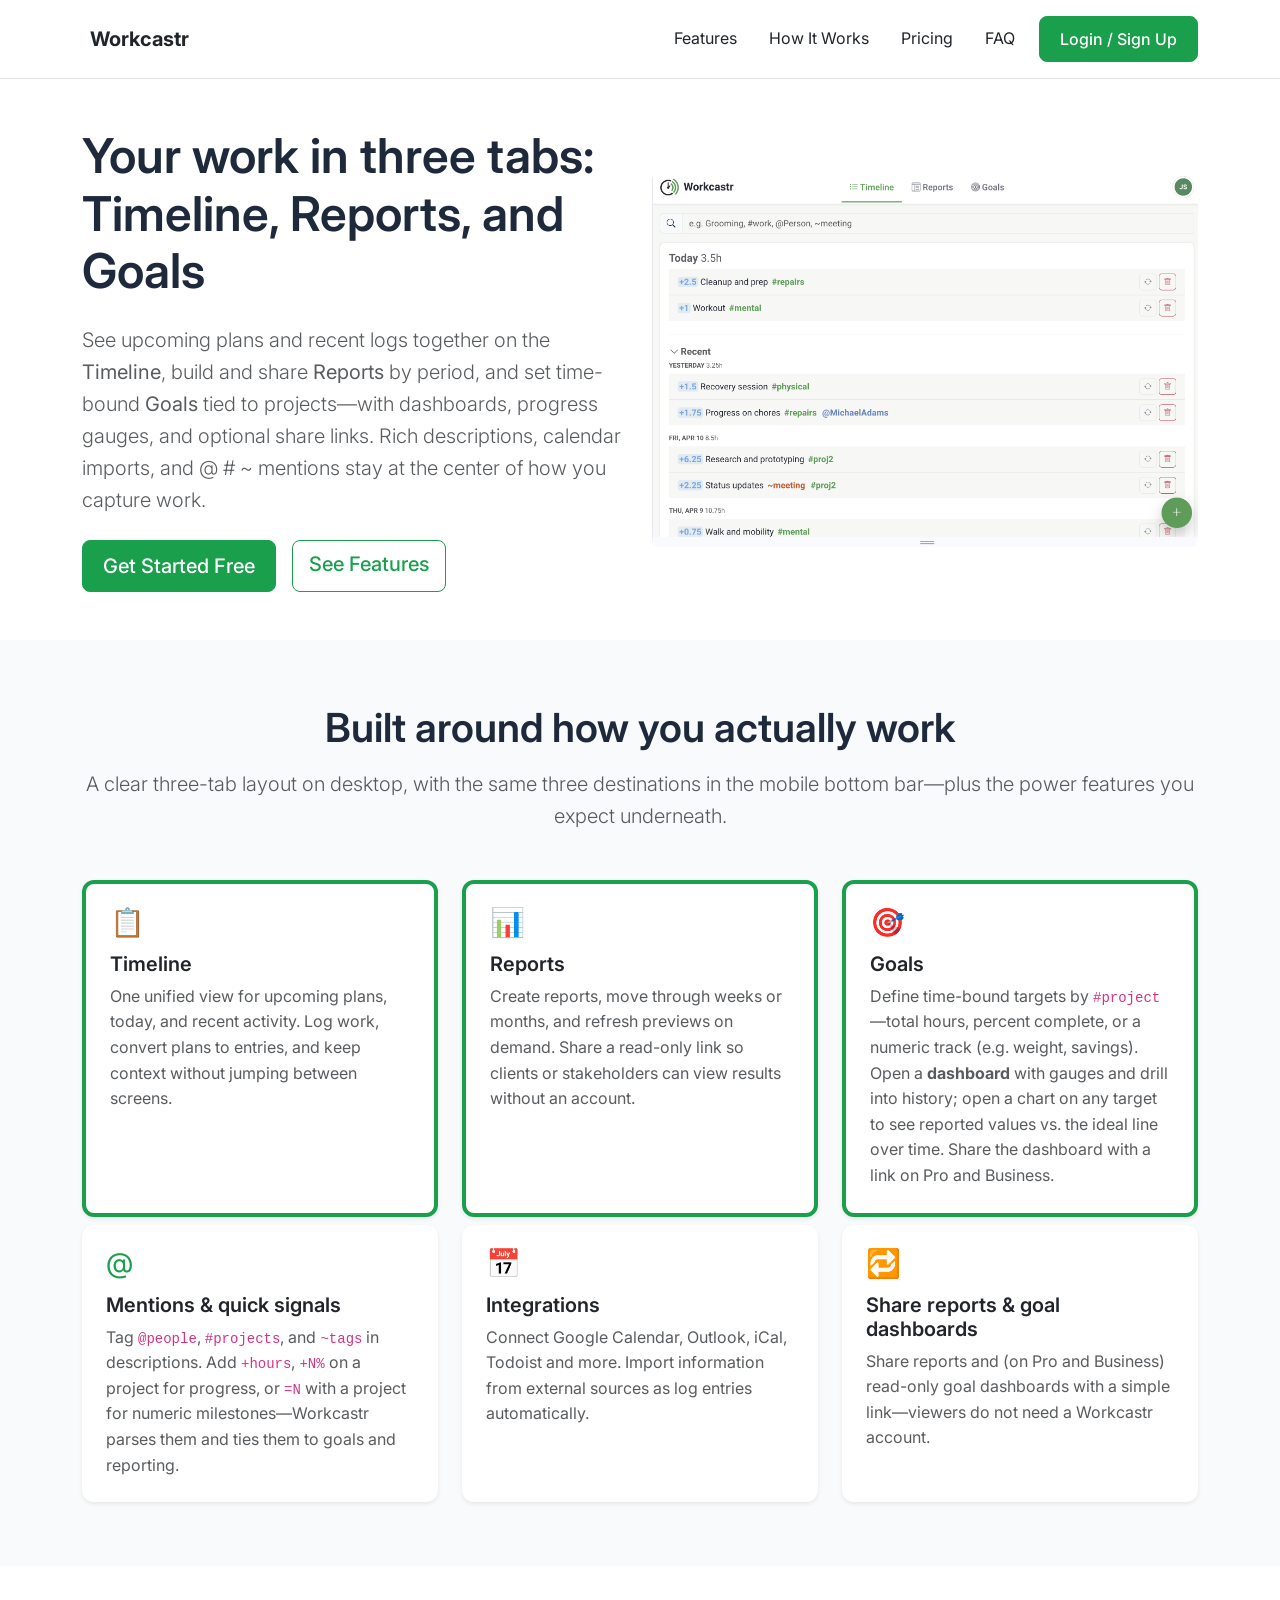
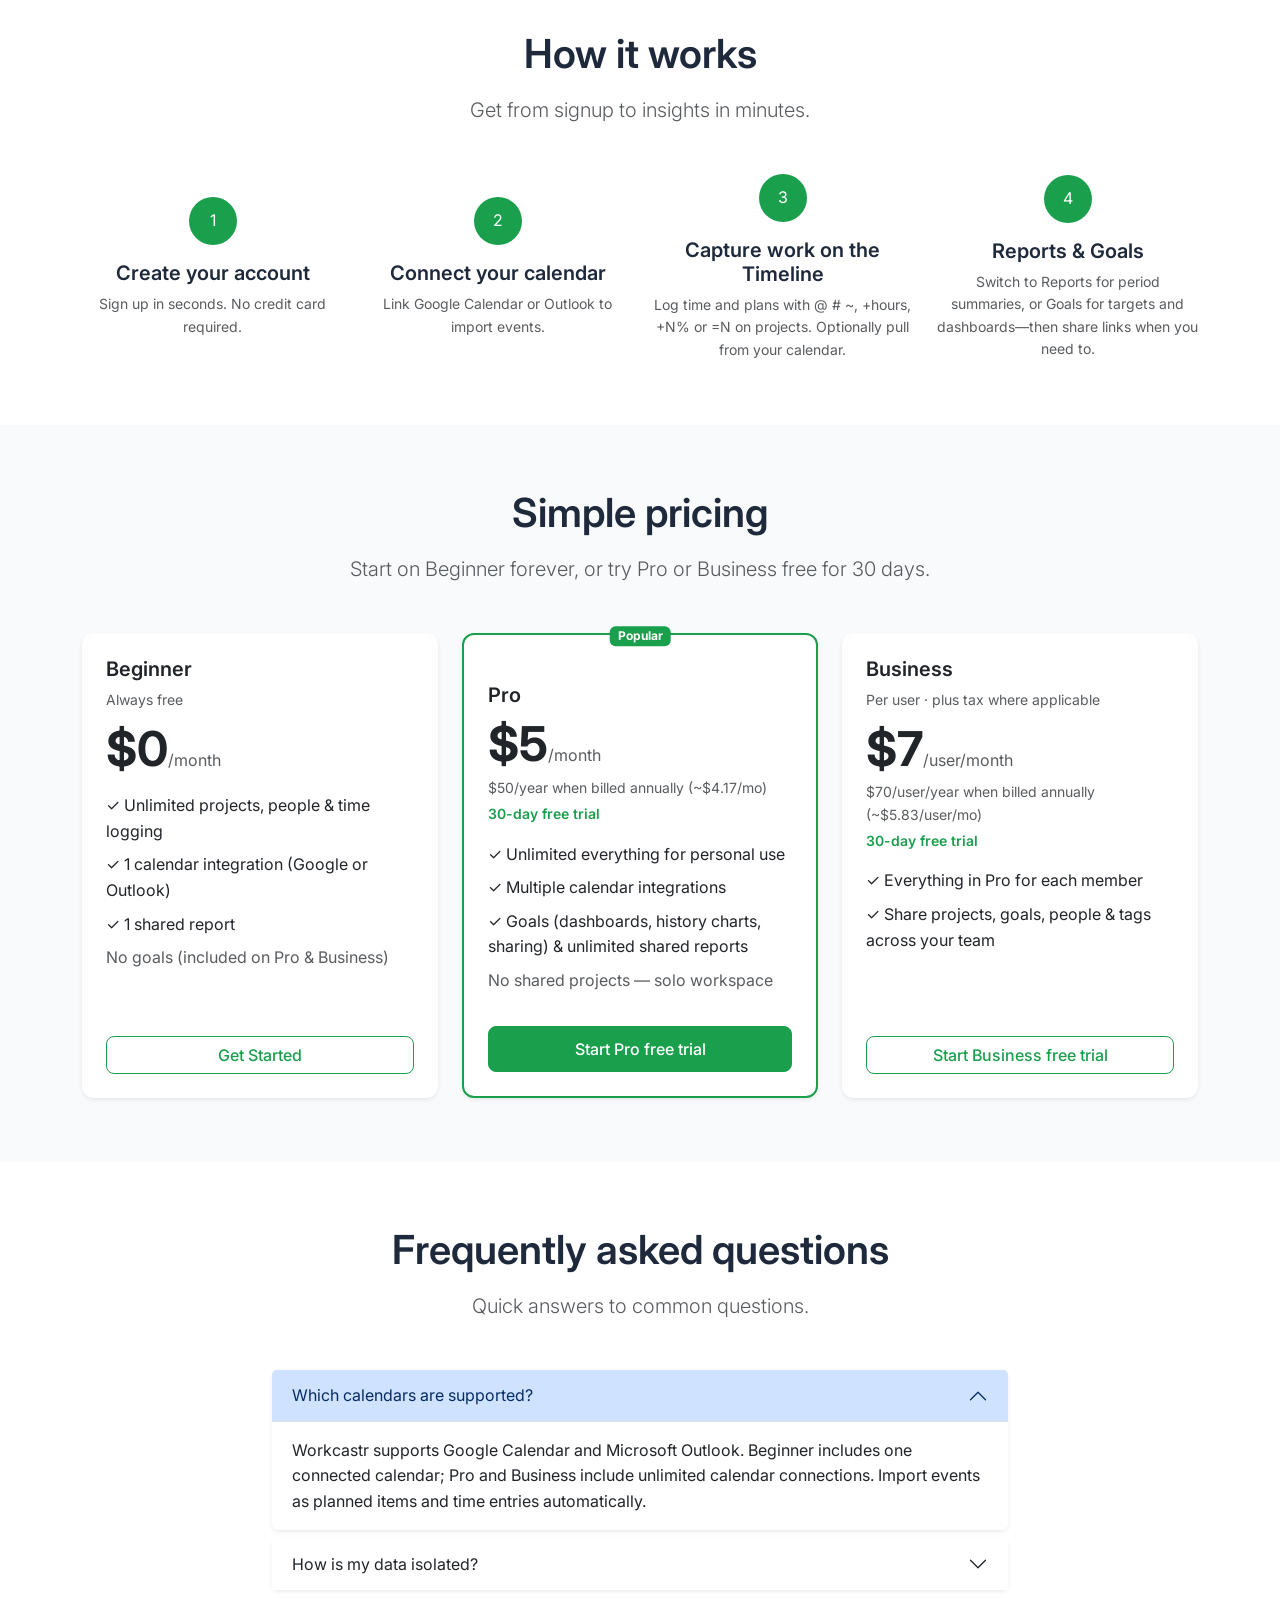
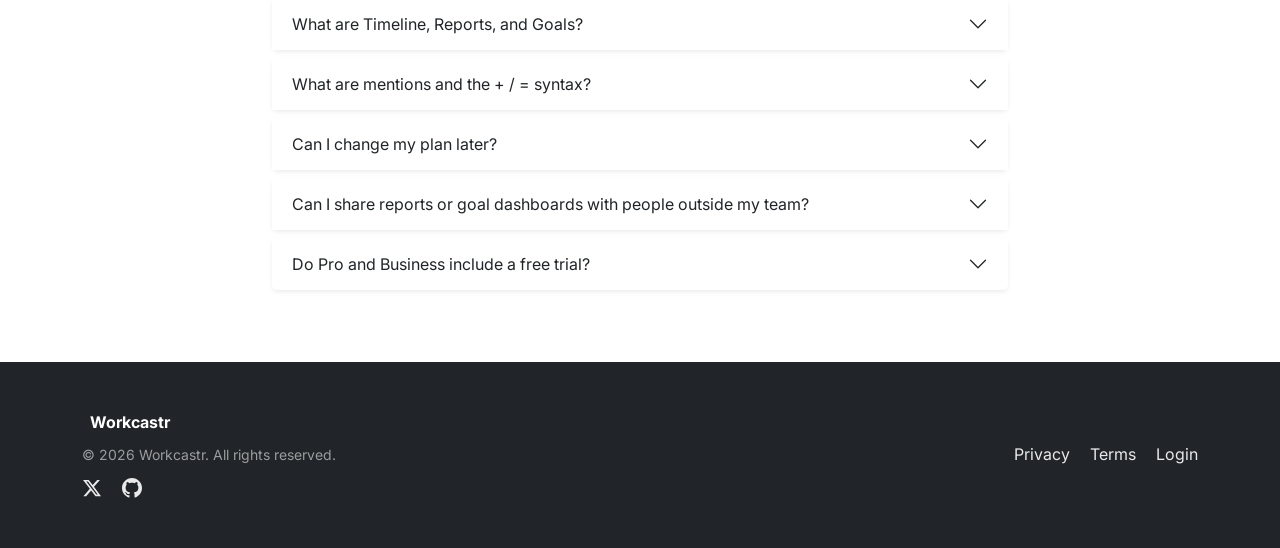
<file: index.html>
<!DOCTYPE html>
<html lang="en">
<head>
  <!-- Google tag (gtag.js) -->
  <script async src="https://www.googletagmanager.com/gtag/js?id=G-3YK1MT2PMG"></script>
  <script>
    window.dataLayer = window.dataLayer || [];
    function gtag(){dataLayer.push(arguments);}
    gtag('js', new Date());

    gtag('config', 'G-3YK1MT2PMG');
  </script>
  <meta charset="UTF-8">
  <meta name="viewport" content="width=device-width, initial-scale=1.0">
  <title>Workcastr – Timeline, Goals & Reports</title>
  <link rel="preconnect" href="https://fonts.googleapis.com">
  <link rel="preconnect" href="https://fonts.gstatic.com" crossorigin>
  <link href="https://fonts.googleapis.com/css2?family=Inter:wght@400;500;600;700&display=swap" rel="stylesheet">
  <link href="https://cdn.jsdelivr.net/npm/bootstrap@5.3.3/dist/css/bootstrap.min.css" rel="stylesheet">
  <link rel="stylesheet" href="assets/css/style.css">
  <style>
    :root {
      --wc-primary: #1a9f4d;
      --wc-primary-dark: #157f3d;
      --wc-primary-light: #6bc98f;
      --wc-accent: #6bc98f;
      --bs-primary: #1a9f4d;
      --bs-primary-rgb: 26, 159, 77;
    }
  </style>
</head>
<body>
  <!-- Navigation -->
  <nav class="navbar navbar-expand-lg navbar-light bg-white py-3 border-bottom">
    <div class="container">
      <a class="navbar-brand d-flex align-items-center" href="#">
        <span class="ms-2 fw-bold text-dark">Workcastr</span>
      </a>
      <button class="navbar-toggler" type="button" data-bs-toggle="collapse" data-bs-target="#navbarNav" aria-controls="navbarNav" aria-expanded="false" aria-label="Toggle navigation">
        <span class="navbar-toggler-icon"></span>
      </button>
      <div class="collapse navbar-collapse" id="navbarNav">
        <ul class="navbar-nav ms-auto align-items-center gap-3">
          <li class="nav-item"><a class="nav-link text-dark" href="#features">Features</a></li>
          <li class="nav-item"><a class="nav-link text-dark" href="#how-it-works">How It Works</a></li>
          <li class="nav-item"><a class="nav-link text-dark" href="#pricing">Pricing</a></li>
          <li class="nav-item"><a class="nav-link text-dark" href="#faq">FAQ</a></li>
          <li class="nav-item">
            <a class="btn btn-primary" href="https://app.workcastr.com" target="_blank" rel="noopener">Login / Sign Up</a>
          </li>
        </ul>
      </div>
    </div>
  </nav>

  <!-- Hero -->
  <section class="hero py-5 py-lg-6">
    <div class="container">
      <div class="row align-items-center">
        <div class="col-lg-6">
          <h1 class="mb-4">Your work in three tabs: Timeline, Reports, and Goals</h1>
          <p class="lead text-muted mb-4">
            See upcoming plans and recent logs together on the <strong>Timeline</strong>, build and share <strong>Reports</strong> by period, and set time-bound <strong>Goals</strong> tied to projects—with dashboards, progress gauges, and optional share links. Rich descriptions, calendar imports, and @ # ~ mentions stay at the center of how you capture work.
          </p>
          <div class="d-flex flex-wrap gap-3">
            <a class="btn btn-primary btn-lg" href="https://app.workcastr.com" target="_blank" rel="noopener">Get Started Free</a>
            <a class="btn btn-outline-primary btn-lg" href="#features">See Features</a>
          </div>
        </div>
        <div class="col-lg-6 mt-5 mt-lg-0">
          <div class="hero-screenshot rounded-3 overflow-hidden">
            <img src="assets/images/hero-v4.png" alt="Workcastr app showing Timeline, Reports, and Goals" class="hero-screenshot-img">
          </div>
        </div>
      </div>
    </div>
  </section>

  <!-- Features -->
  <section id="features" class="section section-alt">
    <div class="container">
      <div class="text-center mb-5">
        <h2 class="mb-3">Built around how you actually work</h2>
        <p class="text-muted lead">A clear three-tab layout on desktop, with the same three destinations in the mobile bottom bar—plus the power features you expect underneath.</p>
      </div>
      <div class="row g-4 mb-2">
        <div class="col-md-4">
          <div class="card h-100 shadow-sm border-top border-4 border-primary">
            <div class="card-body p-4">
              <div class="feature-icon mb-3 text-primary">&#128203;</div>
              <h5 class="card-title">Timeline</h5>
              <p class="card-text text-muted mb-0">One unified view for upcoming plans, today, and recent activity. Log work, convert plans to entries, and keep context without jumping between screens.</p>
            </div>
          </div>
        </div>
        <div class="col-md-4">
          <div class="card h-100 shadow-sm border-top border-4 border-primary">
            <div class="card-body p-4">
              <div class="feature-icon mb-3 text-primary">&#128202;</div>
              <h5 class="card-title">Reports</h5>
              <p class="card-text text-muted mb-0">Create reports, move through weeks or months, and refresh previews on demand. Share a read-only link so clients or stakeholders can view results without an account.</p>
            </div>
          </div>
        </div>
        <div class="col-md-4">
          <div class="card h-100 shadow-sm border-top border-4 border-primary">
            <div class="card-body p-4">
              <div class="feature-icon mb-3 text-primary">&#127919;</div>
              <h5 class="card-title">Goals</h5>
              <p class="card-text text-muted mb-0">Define time-bound targets by <code>#project</code>—total hours, percent complete, or a numeric track (e.g. weight, savings). Open a <strong>dashboard</strong> with gauges and drill into history; open a chart on any target to see reported values vs. the ideal line over time. Share the dashboard with a link on Pro and Business.</p>
            </div>
          </div>
        </div>
      </div>
      <div class="row g-4">
        <div class="col-md-6 col-lg-4">
          <div class="card h-100 border-0 shadow-sm">
            <div class="card-body p-4">
              <div class="feature-icon mb-3 text-primary">&#64;</div>
              <h5 class="card-title">Mentions &amp; quick signals</h5>
              <p class="card-text text-muted">Tag <code>@people</code>, <code>#projects</code>, and <code>~tags</code> in descriptions. Add <code>+hours</code>, <code>+N%</code> on a project for progress, or <code>=N</code> with a project for numeric milestones—Workcastr parses them and ties them to goals and reporting.</p>
            </div>
          </div>
        </div>
        <div class="col-md-6 col-lg-4">
          <div class="card h-100 border-0 shadow-sm">
            <div class="card-body p-4">
              <div class="feature-icon mb-3 text-primary">&#128197;</div>
              <h5 class="card-title">Integrations</h5>
              <p class="card-text text-muted">Connect Google Calendar, Outlook, iCal, Todoist and more. Import information from external sources as log entries automatically.</p>
            </div>
          </div>
        </div>
        <div class="col-md-6 col-lg-4">
          <div class="card h-100 border-0 shadow-sm">
            <div class="card-body p-4">
              <div class="feature-icon mb-3 text-primary">&#128257;</div>
              <h5 class="card-title">Share reports &amp; goal dashboards</h5>
              <p class="card-text text-muted">Share reports and (on Pro and Business) read-only goal dashboards with a simple link—viewers do not need a Workcastr account.</p>
            </div>
          </div>
        </div>
      </div>
    </div>
  </section>

  <!-- How It Works -->
  <section id="how-it-works" class="section">
    <div class="container">
      <div class="text-center mb-5">
        <h2 class="mb-3">How it works</h2>
        <p class="text-muted lead">Get from signup to insights in minutes.</p>
      </div>
      <div class="row g-4 align-items-center">
        <div class="col-lg-3 col-md-6">
          <div class="how-step text-center">
            <div class="how-step-num rounded-circle bg-primary text-white d-inline-flex align-items-center justify-content-center mb-3" style="width: 3rem; height: 3rem;">1</div>
            <h5>Create your account</h5>
            <p class="text-muted small mb-0">Sign up in seconds. No credit card required.</p>
          </div>
        </div>
        <div class="col-lg-3 col-md-6">
          <div class="how-step text-center">
            <div class="how-step-num rounded-circle bg-primary text-white d-inline-flex align-items-center justify-content-center mb-3" style="width: 3rem; height: 3rem;">2</div>
            <h5>Connect your calendar</h5>
            <p class="text-muted small mb-0">Link Google Calendar or Outlook to import events.</p>
          </div>
        </div>
        <div class="col-lg-3 col-md-6">
          <div class="how-step text-center">
            <div class="how-step-num rounded-circle bg-primary text-white d-inline-flex align-items-center justify-content-center mb-3" style="width: 3rem; height: 3rem;">3</div>
            <h5>Capture work on the Timeline</h5>
            <p class="text-muted small mb-0">Log time and plans with @ # ~, +hours, +N% or =N on projects. Optionally pull from your calendar.</p>
          </div>
        </div>
        <div class="col-lg-3 col-md-6">
          <div class="how-step text-center">
            <div class="how-step-num rounded-circle bg-primary text-white d-inline-flex align-items-center justify-content-center mb-3" style="width: 3rem; height: 3rem;">4</div>
            <h5>Reports &amp; Goals</h5>
            <p class="text-muted small mb-0">Switch to Reports for period summaries, or Goals for targets and dashboards—then share links when you need to.</p>
          </div>
        </div>
      </div>
    </div>
  </section>

  <!-- Pricing -->
  <section id="pricing" class="section section-alt">
    <div class="container">
      <div class="text-center mb-5">
        <h2 class="mb-3">Simple pricing</h2>
        <p class="text-muted lead">Start on Beginner forever, or try Pro or Business free for 30 days.</p>
      </div>
      <div class="row justify-content-center g-4">
        <div class="col-md-6 col-lg-4">
          <div class="card h-100 border-0 shadow-sm">
            <div class="card-body p-4 d-flex flex-column">
              <h5 class="card-title">Beginner</h5>
              <p class="small text-muted mb-2">Always free</p>
              <div class="mb-3"><span class="display-5 fw-bold">$0</span><span class="text-muted">/month</span></div>
              <ul class="list-unstyled mb-4 flex-grow-1">
                <li class="mb-2">&#10003; Unlimited projects, people & time logging</li>
                <li class="mb-2">&#10003; 1 calendar integration (Google or Outlook)</li>
                <li class="mb-2">&#10003; 1 shared report</li>
                <li class="mb-2 text-muted">No goals (included on Pro & Business)</li>
              </ul>
              <a class="btn btn-outline-primary w-100" href="https://app.workcastr.com" target="_blank" rel="noopener">Get Started</a>
            </div>
          </div>
        </div>
        <div class="col-md-6 col-lg-4">
          <div class="card h-100 border-2 border-primary shadow-sm position-relative">
            <div class="position-absolute top-0 start-50 translate-middle">
              <span class="badge bg-primary">Popular</span>
            </div>
            <div class="card-body p-4 d-flex flex-column pt-5">
              <h5 class="card-title">Pro</h5>
              <div class="mb-1"><span class="display-5 fw-bold">$5</span><span class="text-muted">/month</span></div>
              <p class="small text-muted mb-1">$50/year when billed annually (~$4.17/mo)</p>
              <p class="small fw-semibold text-primary mb-3">30-day free trial</p>
              <ul class="list-unstyled mb-4 flex-grow-1">
                <li class="mb-2">&#10003; Unlimited everything for personal use</li>
                <li class="mb-2">&#10003; Multiple calendar integrations</li>
                <li class="mb-2">&#10003; Goals (dashboards, history charts, sharing) &amp; unlimited shared reports</li>
                <li class="mb-2 text-muted">No shared projects — solo workspace</li>
              </ul>
              <a class="btn btn-primary w-100" href="https://app.workcastr.com" target="_blank" rel="noopener">Start Pro free trial</a>
            </div>
          </div>
        </div>
        <div class="col-md-6 col-lg-4">
          <div class="card h-100 border-0 shadow-sm">
            <div class="card-body p-4 d-flex flex-column">
              <h5 class="card-title">Business</h5>
              <p class="small text-muted mb-2">Per user · plus tax where applicable</p>
              <div class="mb-1"><span class="display-5 fw-bold">$7</span><span class="text-muted">/user/month</span></div>
              <p class="small text-muted mb-1">$70/user/year when billed annually (~$5.83/user/mo)</p>
              <p class="small fw-semibold text-primary mb-3">30-day free trial</p>
              <ul class="list-unstyled mb-4 flex-grow-1">
                <li class="mb-2">&#10003; Everything in Pro for each member</li>
                <li class="mb-2">&#10003; Share projects, goals, people & tags across your team</li>
              </ul>
              <a class="btn btn-outline-primary w-100" href="https://app.workcastr.com" target="_blank" rel="noopener">Start Business free trial</a>
            </div>
          </div>
        </div>
      </div>
    </div>
  </section>

  <!-- FAQ -->
  <section id="faq" class="section">
    <div class="container">
      <div class="text-center mb-5">
        <h2 class="mb-3">Frequently asked questions</h2>
        <p class="text-muted lead">Quick answers to common questions.</p>
      </div>
      <div class="row justify-content-center">
        <div class="col-lg-8">
          <div class="accordion" id="faqAccordion">
            <div class="accordion-item border-0 shadow-sm mb-2 rounded">
              <h3 class="accordion-header">
                <button class="accordion-button" type="button" data-bs-toggle="collapse" data-bs-target="#faq1" aria-expanded="true" aria-controls="faq1">Which calendars are supported?</button>
              </h3>
              <div id="faq1" class="accordion-collapse collapse show" data-bs-parent="#faqAccordion">
                <div class="accordion-body">Workcastr supports Google Calendar and Microsoft Outlook. Beginner includes one connected calendar; Pro and Business include unlimited calendar connections. Import events as planned items and time entries automatically.</div>
              </div>
            </div>
            <div class="accordion-item border-0 shadow-sm mb-2 rounded">
              <h3 class="accordion-header">
                <button class="accordion-button collapsed" type="button" data-bs-toggle="collapse" data-bs-target="#faq2" aria-expanded="false" aria-controls="faq2">How is my data isolated?</button>
              </h3>
              <div id="faq2" class="accordion-collapse collapse" data-bs-parent="#faqAccordion">
                <div class="accordion-body">Workcastr uses per-user data isolation. Your time entries, plans, projects, people, tags, and goals are private to your account unless you explicitly create a share link.</div>
              </div>
            </div>
            <div class="accordion-item border-0 shadow-sm mb-2 rounded">
              <h3 class="accordion-header">
                <button class="accordion-button collapsed" type="button" data-bs-toggle="collapse" data-bs-target="#faq3" aria-expanded="false" aria-controls="faq3">What are Timeline, Reports, and Goals?</button>
              </h3>
              <div id="faq3" class="accordion-collapse collapse" data-bs-parent="#faqAccordion">
                <div class="accordion-body"><strong>Timeline</strong> combines upcoming work, today, and recent history so you can plan and log in one place. <strong>Reports</strong> let you define views over your data by week or month and share them by link. <strong>Goals</strong> are time-bound targets tied to projects (hours, percent complete, or a numeric value); you get a dashboard with gauges, per-target history charts, and optional read-only sharing on Pro and Business. On smaller screens, the same three areas appear in the bottom navigation.</div>
              </div>
            </div>
            <div class="accordion-item border-0 shadow-sm mb-2 rounded">
              <h3 class="accordion-header">
                <button class="accordion-button collapsed" type="button" data-bs-toggle="collapse" data-bs-target="#faqMentions" aria-expanded="false" aria-controls="faqMentions">What are mentions and the + / = syntax?</button>
              </h3>
              <div id="faqMentions" class="accordion-collapse collapse" data-bs-parent="#faqAccordion">
                <div class="accordion-body">Tag people (<code>@name</code>), projects (<code>#project</code>), and tags (<code>~tag</code>) in descriptions—Workcastr creates and organizes them. Use <code>+1.5</code> (or similar) for hours, <code>+25%</code> with a project for percent progress toward a goal, and <code>=220</code> with a project for numeric milestones (e.g. a scale reading). These tie naturally into the Goals tab when your targets match those project mentions.</div>
              </div>
            </div>
            <div class="accordion-item border-0 shadow-sm mb-2 rounded">
              <h3 class="accordion-header">
                <button class="accordion-button collapsed" type="button" data-bs-toggle="collapse" data-bs-target="#faq4" aria-expanded="false" aria-controls="faq4">Can I change my plan later?</button>
              </h3>
              <div id="faq4" class="accordion-collapse collapse" data-bs-parent="#faqAccordion">
                <div class="accordion-body">Yes. You can upgrade or downgrade your plan at any time from your account settings.</div>
              </div>
            </div>
            <div class="accordion-item border-0 shadow-sm mb-2 rounded">
              <h3 class="accordion-header">
                <button class="accordion-button collapsed" type="button" data-bs-toggle="collapse" data-bs-target="#faq5" aria-expanded="false" aria-controls="faq5">Can I share reports or goal dashboards with people outside my team?</button>
              </h3>
              <div id="faq5" class="accordion-collapse collapse" data-bs-parent="#faqAccordion">
                <div class="accordion-body">Yes. Shared reports can be opened by anyone with the link. On Pro and Business, read-only <strong>goal dashboards</strong> work the same way—clients or stakeholders do not need a Workcastr account.</div>
              </div>
            </div>
            <div class="accordion-item border-0 shadow-sm mb-2 rounded">
              <h3 class="accordion-header">
                <button class="accordion-button collapsed" type="button" data-bs-toggle="collapse" data-bs-target="#faq6" aria-expanded="false" aria-controls="faq6">Do Pro and Business include a free trial?</button>
              </h3>
              <div id="faq6" class="accordion-collapse collapse" data-bs-parent="#faqAccordion">
                <div class="accordion-body">Yes. Both Pro and Business come with a 30-day free trial so you can use the full feature set before you are billed. Start either trial from your account after you sign up.</div>
              </div>
            </div>
          </div>
        </div>
      </div>
    </div>
  </section>

  <!-- Footer -->
  <footer class="bg-dark text-light py-5">
    <div class="container">
      <div class="row align-items-center">
        <div class="col-md-6 mb-3 mb-md-0">
          <a class="d-flex align-items-center text-decoration-none" href="#">
            <span class="ms-2 fw-bold text-white">Workcastr</span>
          </a>
          <p class="text-muted small mb-0 mt-2">&copy; 2026 Workcastr. All rights reserved.</p>
          <div class="mt-2">
            <a class="text-muted me-3" href="#" aria-label="Twitter"><svg xmlns="http://www.w3.org/2000/svg" width="20" height="20" viewBox="0 0 24 24" fill="currentColor"><path d="M18.244 2.25h3.308l-7.227 8.26 8.502 11.24H16.17l-5.214-6.817L4.99 21.75H1.68l7.73-8.835L1.254 2.25H8.08l4.713 6.231zm-1.161 17.52h1.833L7.084 4.126H5.117z"/></svg></a>
            <a class="text-muted" href="#" aria-label="GitHub"><svg xmlns="http://www.w3.org/2000/svg" width="20" height="20" viewBox="0 0 24 24" fill="currentColor"><path d="M12 0c-6.626 0-12 5.373-12 12 0 5.302 3.438 9.8 8.207 11.387.599.111.793-.261.793-.577v-2.234c-3.338.726-4.033-1.416-4.033-1.416-.546-1.387-1.333-1.756-1.333-1.756-1.089-.745.083-.729.083-.729 1.205.084 1.839 1.237 1.839 1.237 1.07 1.834 2.807 1.304 3.492.997.107-.775.418-1.305.762-1.604-2.665-.305-5.467-1.334-5.467-5.931 0-1.311.469-2.381 1.236-3.221-.124-.303-.535-1.524.117-3.176 0 0 1.008-.322 3.301 1.23.957-.266 1.983-.399 3.003-.404 1.02.005 2.047.138 3.006.404 2.291-1.552 3.297-1.23 3.297-1.23.653 1.653.242 2.874.118 3.176.77.84 1.235 1.911 1.235 3.221 0 4.609-2.807 5.624-5.479 5.921.43.372.823 1.102.823 2.222v3.293c0 .319.192.694.801.576 4.765-1.589 8.199-6.086 8.199-11.386 0-6.627-5.373-12-12-12z"/></svg></a>
          </div>
        </div>
        <div class="col-md-6 text-md-end">
          <a class="text-white text-decoration-none me-3" href="privacy/">Privacy</a>
          <a class="text-white text-decoration-none me-3" href="terms/">Terms</a>
          <a class="text-white text-decoration-none" href="https://app.workcastr.com" target="_blank" rel="noopener">Login</a>
        </div>
      </div>
    </div>
  </footer>

  <script src="https://cdn.jsdelivr.net/npm/bootstrap@5.3.3/dist/js/bootstrap.bundle.min.js"></script>
  <script src="assets/js/main.js"></script>
</body>
</html>
</file>
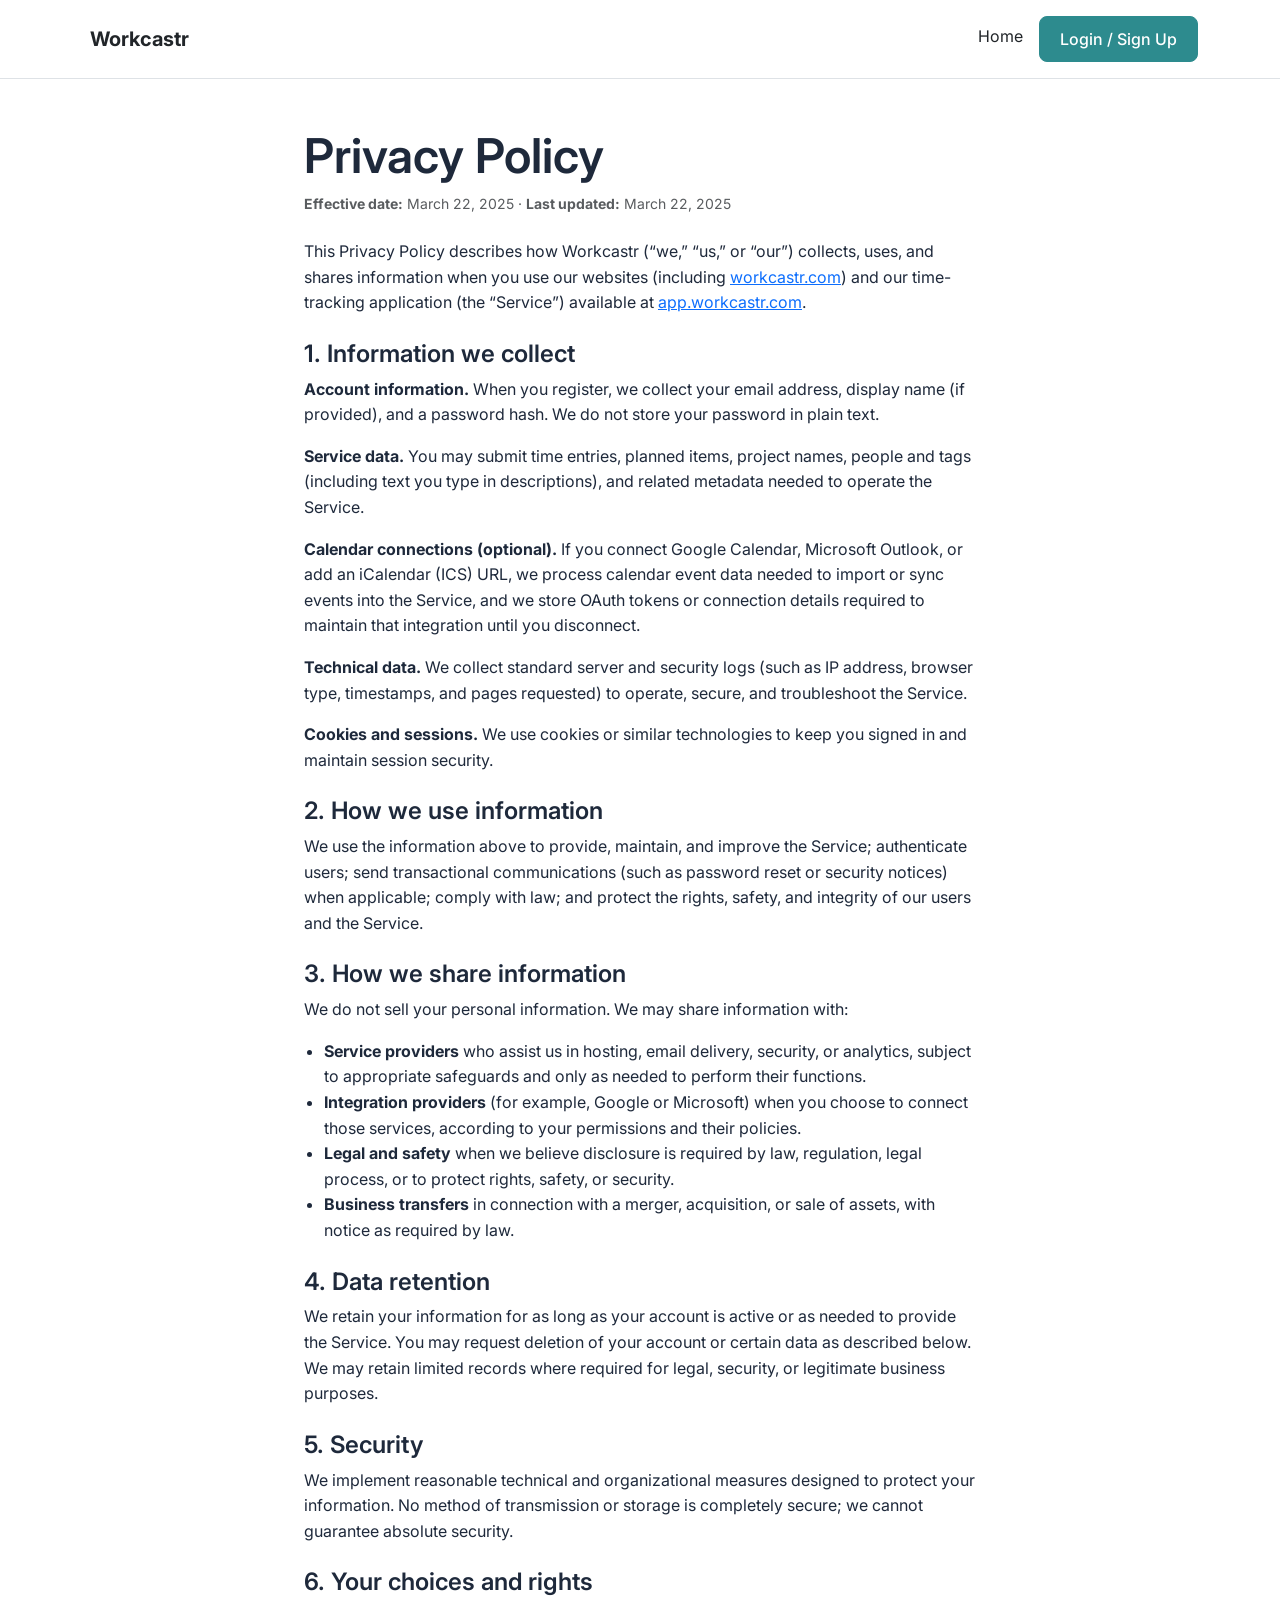
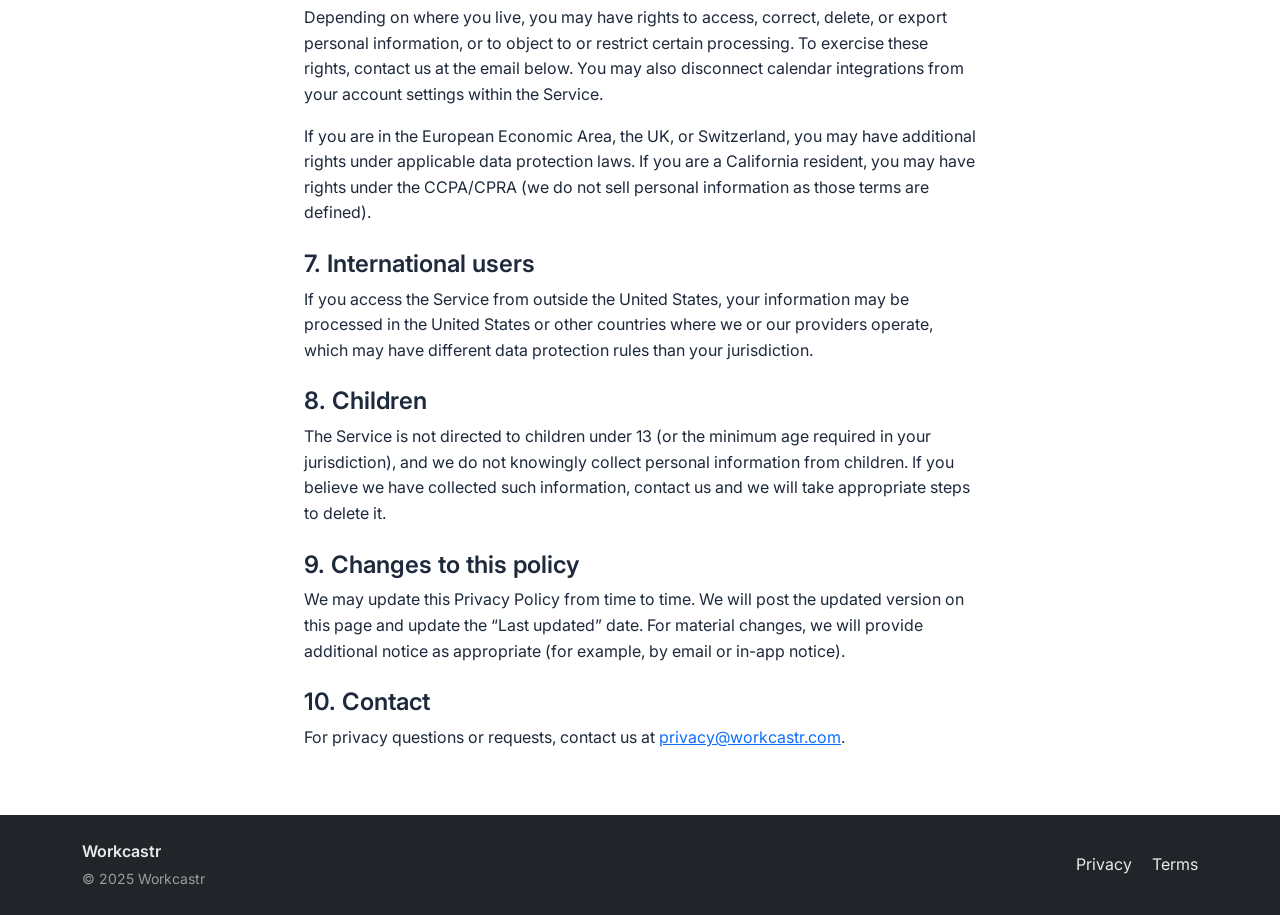
<file: privacy/index.html>
<!DOCTYPE html>
<html lang="en">
<head>
  <meta charset="UTF-8">
  <meta name="viewport" content="width=device-width, initial-scale=1.0">
  <title>Privacy Policy – Workcastr</title>
  <meta name="description" content="Workcastr privacy policy: how we collect, use, and protect your information.">
  <link rel="preconnect" href="https://fonts.googleapis.com">
  <link rel="preconnect" href="https://fonts.gstatic.com" crossorigin>
  <link href="https://fonts.googleapis.com/css2?family=Inter:wght@400;500;600;700&display=swap" rel="stylesheet">
  <link href="https://cdn.jsdelivr.net/npm/bootstrap@5.3.3/dist/css/bootstrap.min.css" rel="stylesheet">
  <link rel="stylesheet" href="../assets/css/style.css">
</head>
<body class="legal-page">
  <nav class="navbar navbar-expand-lg navbar-light bg-white py-3 border-bottom">
    <div class="container">
      <a class="navbar-brand d-flex align-items-center" href="../">
        <span class="ms-2 fw-bold text-dark">Workcastr</span>
      </a>
      <div class="navbar-nav ms-auto">
        <a class="nav-link text-dark" href="../">Home</a>
        <a class="btn btn-primary ms-lg-2" href="https://app.workcastr.com" target="_blank" rel="noopener">Login / Sign Up</a>
      </div>
    </div>
  </nav>

  <main class="legal-main py-5">
    <div class="container">
      <div class="legal-content mx-auto">
        <h1 class="mb-2">Privacy Policy</h1>
        <p class="text-muted small mb-4"><strong>Effective date:</strong> March 22, 2025 &middot; <strong>Last updated:</strong> March 22, 2025</p>

        <p>This Privacy Policy describes how Workcastr (“we,” “us,” or “our”) collects, uses, and shares information when you use our websites (including <a href="https://workcastr.com">workcastr.com</a>) and our time-tracking application (the “Service”) available at <a href="https://app.workcastr.com">app.workcastr.com</a>.</p>

        <h2 class="h4 mt-4">1. Information we collect</h2>
        <p><strong>Account information.</strong> When you register, we collect your email address, display name (if provided), and a password hash. We do not store your password in plain text.</p>
        <p><strong>Service data.</strong> You may submit time entries, planned items, project names, people and tags (including text you type in descriptions), and related metadata needed to operate the Service.</p>
        <p><strong>Calendar connections (optional).</strong> If you connect Google Calendar, Microsoft Outlook, or add an iCalendar (ICS) URL, we process calendar event data needed to import or sync events into the Service, and we store OAuth tokens or connection details required to maintain that integration until you disconnect.</p>
        <p><strong>Technical data.</strong> We collect standard server and security logs (such as IP address, browser type, timestamps, and pages requested) to operate, secure, and troubleshoot the Service.</p>
        <p><strong>Cookies and sessions.</strong> We use cookies or similar technologies to keep you signed in and maintain session security.</p>

        <h2 class="h4 mt-4">2. How we use information</h2>
        <p>We use the information above to provide, maintain, and improve the Service; authenticate users; send transactional communications (such as password reset or security notices) when applicable; comply with law; and protect the rights, safety, and integrity of our users and the Service.</p>

        <h2 class="h4 mt-4">3. How we share information</h2>
        <p>We do not sell your personal information. We may share information with:</p>
        <ul>
          <li><strong>Service providers</strong> who assist us in hosting, email delivery, security, or analytics, subject to appropriate safeguards and only as needed to perform their functions.</li>
          <li><strong>Integration providers</strong> (for example, Google or Microsoft) when you choose to connect those services, according to your permissions and their policies.</li>
          <li><strong>Legal and safety</strong> when we believe disclosure is required by law, regulation, legal process, or to protect rights, safety, or security.</li>
          <li><strong>Business transfers</strong> in connection with a merger, acquisition, or sale of assets, with notice as required by law.</li>
        </ul>

        <h2 class="h4 mt-4">4. Data retention</h2>
        <p>We retain your information for as long as your account is active or as needed to provide the Service. You may request deletion of your account or certain data as described below. We may retain limited records where required for legal, security, or legitimate business purposes.</p>

        <h2 class="h4 mt-4">5. Security</h2>
        <p>We implement reasonable technical and organizational measures designed to protect your information. No method of transmission or storage is completely secure; we cannot guarantee absolute security.</p>

        <h2 class="h4 mt-4">6. Your choices and rights</h2>
        <p>Depending on where you live, you may have rights to access, correct, delete, or export personal information, or to object to or restrict certain processing. To exercise these rights, contact us at the email below. You may also disconnect calendar integrations from your account settings within the Service.</p>
        <p>If you are in the European Economic Area, the UK, or Switzerland, you may have additional rights under applicable data protection laws. If you are a California resident, you may have rights under the CCPA/CPRA (we do not sell personal information as those terms are defined).</p>

        <h2 class="h4 mt-4">7. International users</h2>
        <p>If you access the Service from outside the United States, your information may be processed in the United States or other countries where we or our providers operate, which may have different data protection rules than your jurisdiction.</p>

        <h2 class="h4 mt-4">8. Children</h2>
        <p>The Service is not directed to children under 13 (or the minimum age required in your jurisdiction), and we do not knowingly collect personal information from children. If you believe we have collected such information, contact us and we will take appropriate steps to delete it.</p>

        <h2 class="h4 mt-4">9. Changes to this policy</h2>
        <p>We may update this Privacy Policy from time to time. We will post the updated version on this page and update the “Last updated” date. For material changes, we will provide additional notice as appropriate (for example, by email or in-app notice).</p>

        <h2 class="h4 mt-4">10. Contact</h2>
        <p>For privacy questions or requests, contact us at <a href="mailto:privacy@workcastr.com">privacy@workcastr.com</a>.</p>
      </div>
    </div>
  </main>

  <footer class="bg-dark text-light py-4">
    <div class="container">
      <div class="row align-items-center">
        <div class="col-md-6 mb-2 mb-md-0">
          <a class="text-decoration-none text-white fw-semibold" href="../">Workcastr</a>
          <p class="text-muted small mb-0 mt-1">&copy; 2025 Workcastr</p>
        </div>
        <div class="col-md-6 text-md-end">
          <a class="text-muted text-decoration-none me-3" href="./">Privacy</a>
          <a class="text-muted text-decoration-none" href="../terms/">Terms</a>
        </div>
      </div>
    </div>
  </footer>

  <script src="https://cdn.jsdelivr.net/npm/bootstrap@5.3.3/dist/js/bootstrap.bundle.min.js"></script>
</body>
</html>
</file>
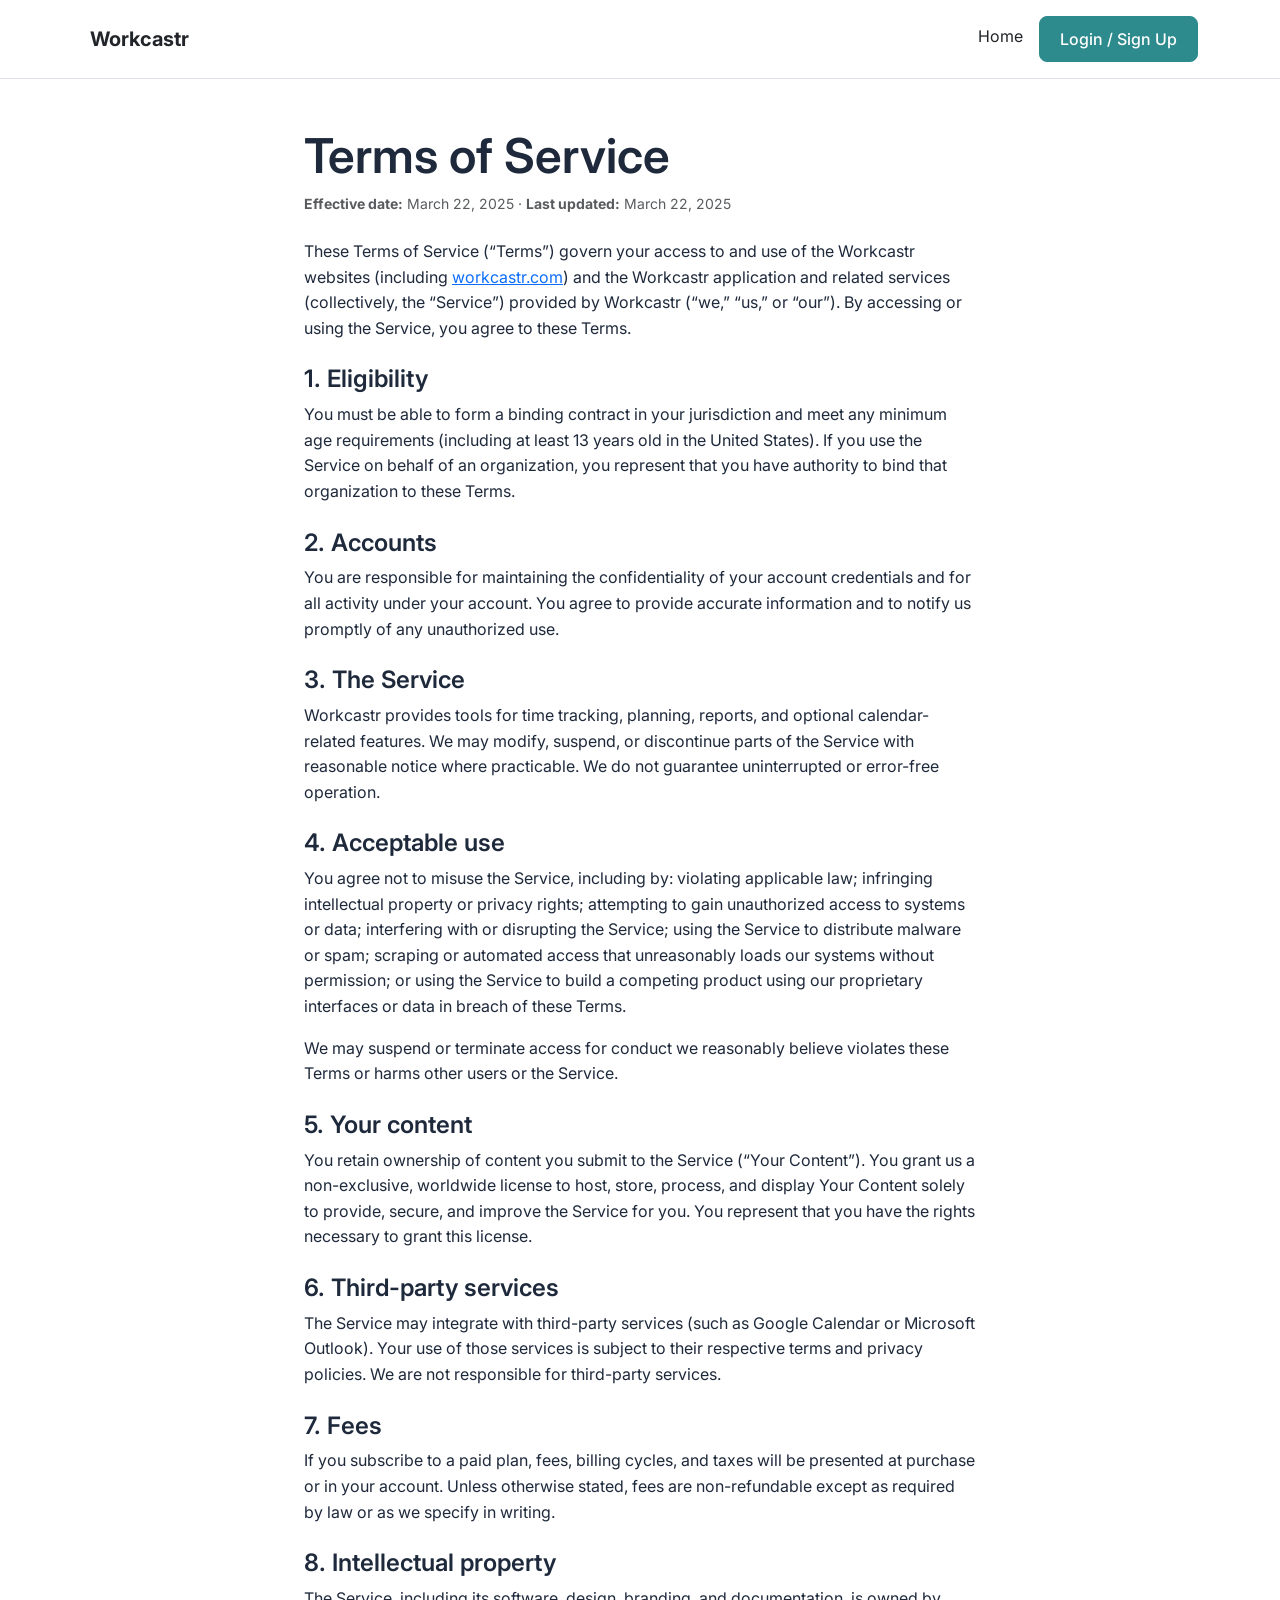
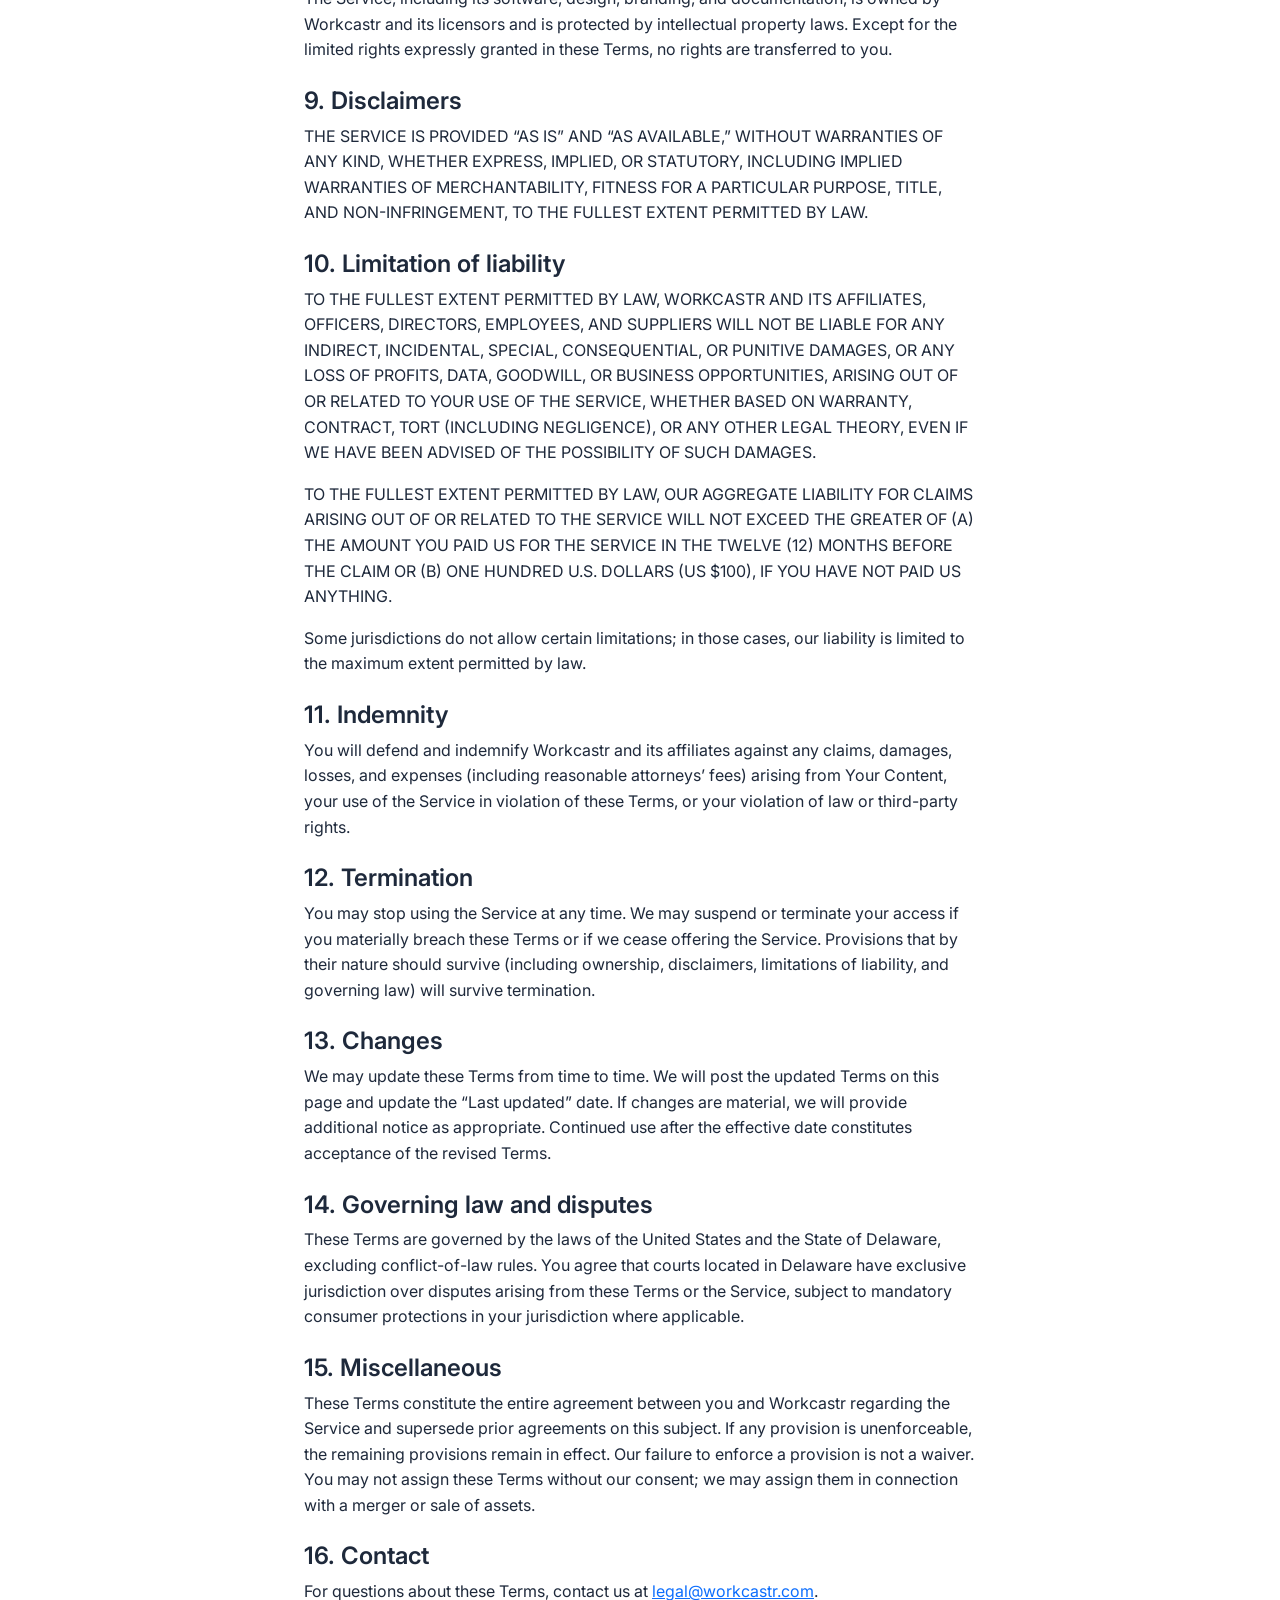
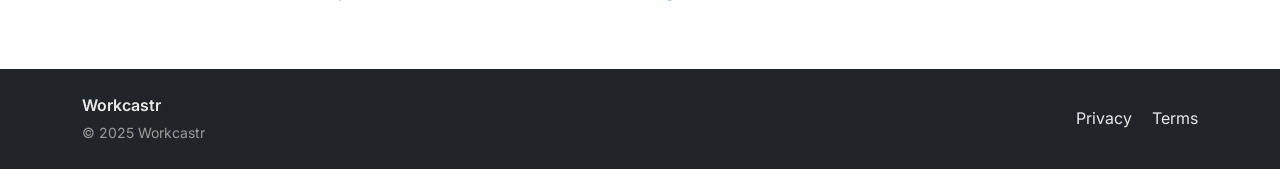
<file: terms/index.html>
<!DOCTYPE html>
<html lang="en">
<head>
  <meta charset="UTF-8">
  <meta name="viewport" content="width=device-width, initial-scale=1.0">
  <title>Terms of Service – Workcastr</title>
  <meta name="description" content="Workcastr terms of service governing use of our website and application.">
  <link rel="preconnect" href="https://fonts.googleapis.com">
  <link rel="preconnect" href="https://fonts.gstatic.com" crossorigin>
  <link href="https://fonts.googleapis.com/css2?family=Inter:wght@400;500;600;700&display=swap" rel="stylesheet">
  <link href="https://cdn.jsdelivr.net/npm/bootstrap@5.3.3/dist/css/bootstrap.min.css" rel="stylesheet">
  <link rel="stylesheet" href="../assets/css/style.css">
</head>
<body class="legal-page">
  <nav class="navbar navbar-expand-lg navbar-light bg-white py-3 border-bottom">
    <div class="container">
      <a class="navbar-brand d-flex align-items-center" href="../">
        <span class="ms-2 fw-bold text-dark">Workcastr</span>
      </a>
      <div class="navbar-nav ms-auto">
        <a class="nav-link text-dark" href="../">Home</a>
        <a class="btn btn-primary ms-lg-2" href="https://app.workcastr.com" target="_blank" rel="noopener">Login / Sign Up</a>
      </div>
    </div>
  </nav>

  <main class="legal-main py-5">
    <div class="container">
      <div class="legal-content mx-auto">
        <h1 class="mb-2">Terms of Service</h1>
        <p class="text-muted small mb-4"><strong>Effective date:</strong> March 22, 2025 &middot; <strong>Last updated:</strong> March 22, 2025</p>

        <p>These Terms of Service (“Terms”) govern your access to and use of the Workcastr websites (including <a href="https://workcastr.com">workcastr.com</a>) and the Workcastr application and related services (collectively, the “Service”) provided by Workcastr (“we,” “us,” or “our”). By accessing or using the Service, you agree to these Terms.</p>

        <h2 class="h4 mt-4">1. Eligibility</h2>
        <p>You must be able to form a binding contract in your jurisdiction and meet any minimum age requirements (including at least 13 years old in the United States). If you use the Service on behalf of an organization, you represent that you have authority to bind that organization to these Terms.</p>

        <h2 class="h4 mt-4">2. Accounts</h2>
        <p>You are responsible for maintaining the confidentiality of your account credentials and for all activity under your account. You agree to provide accurate information and to notify us promptly of any unauthorized use.</p>

        <h2 class="h4 mt-4">3. The Service</h2>
        <p>Workcastr provides tools for time tracking, planning, reports, and optional calendar-related features. We may modify, suspend, or discontinue parts of the Service with reasonable notice where practicable. We do not guarantee uninterrupted or error-free operation.</p>

        <h2 class="h4 mt-4">4. Acceptable use</h2>
        <p>You agree not to misuse the Service, including by: violating applicable law; infringing intellectual property or privacy rights; attempting to gain unauthorized access to systems or data; interfering with or disrupting the Service; using the Service to distribute malware or spam; scraping or automated access that unreasonably loads our systems without permission; or using the Service to build a competing product using our proprietary interfaces or data in breach of these Terms.</p>
        <p>We may suspend or terminate access for conduct we reasonably believe violates these Terms or harms other users or the Service.</p>

        <h2 class="h4 mt-4">5. Your content</h2>
        <p>You retain ownership of content you submit to the Service (“Your Content”). You grant us a non-exclusive, worldwide license to host, store, process, and display Your Content solely to provide, secure, and improve the Service for you. You represent that you have the rights necessary to grant this license.</p>

        <h2 class="h4 mt-4">6. Third-party services</h2>
        <p>The Service may integrate with third-party services (such as Google Calendar or Microsoft Outlook). Your use of those services is subject to their respective terms and privacy policies. We are not responsible for third-party services.</p>

        <h2 class="h4 mt-4">7. Fees</h2>
        <p>If you subscribe to a paid plan, fees, billing cycles, and taxes will be presented at purchase or in your account. Unless otherwise stated, fees are non-refundable except as required by law or as we specify in writing.</p>

        <h2 class="h4 mt-4">8. Intellectual property</h2>
        <p>The Service, including its software, design, branding, and documentation, is owned by Workcastr and its licensors and is protected by intellectual property laws. Except for the limited rights expressly granted in these Terms, no rights are transferred to you.</p>

        <h2 class="h4 mt-4">9. Disclaimers</h2>
        <p>THE SERVICE IS PROVIDED “AS IS” AND “AS AVAILABLE,” WITHOUT WARRANTIES OF ANY KIND, WHETHER EXPRESS, IMPLIED, OR STATUTORY, INCLUDING IMPLIED WARRANTIES OF MERCHANTABILITY, FITNESS FOR A PARTICULAR PURPOSE, TITLE, AND NON-INFRINGEMENT, TO THE FULLEST EXTENT PERMITTED BY LAW.</p>

        <h2 class="h4 mt-4">10. Limitation of liability</h2>
        <p>TO THE FULLEST EXTENT PERMITTED BY LAW, WORKCASTR AND ITS AFFILIATES, OFFICERS, DIRECTORS, EMPLOYEES, AND SUPPLIERS WILL NOT BE LIABLE FOR ANY INDIRECT, INCIDENTAL, SPECIAL, CONSEQUENTIAL, OR PUNITIVE DAMAGES, OR ANY LOSS OF PROFITS, DATA, GOODWILL, OR BUSINESS OPPORTUNITIES, ARISING OUT OF OR RELATED TO YOUR USE OF THE SERVICE, WHETHER BASED ON WARRANTY, CONTRACT, TORT (INCLUDING NEGLIGENCE), OR ANY OTHER LEGAL THEORY, EVEN IF WE HAVE BEEN ADVISED OF THE POSSIBILITY OF SUCH DAMAGES.</p>
        <p>TO THE FULLEST EXTENT PERMITTED BY LAW, OUR AGGREGATE LIABILITY FOR CLAIMS ARISING OUT OF OR RELATED TO THE SERVICE WILL NOT EXCEED THE GREATER OF (A) THE AMOUNT YOU PAID US FOR THE SERVICE IN THE TWELVE (12) MONTHS BEFORE THE CLAIM OR (B) ONE HUNDRED U.S. DOLLARS (US $100), IF YOU HAVE NOT PAID US ANYTHING.</p>
        <p>Some jurisdictions do not allow certain limitations; in those cases, our liability is limited to the maximum extent permitted by law.</p>

        <h2 class="h4 mt-4">11. Indemnity</h2>
        <p>You will defend and indemnify Workcastr and its affiliates against any claims, damages, losses, and expenses (including reasonable attorneys’ fees) arising from Your Content, your use of the Service in violation of these Terms, or your violation of law or third-party rights.</p>

        <h2 class="h4 mt-4">12. Termination</h2>
        <p>You may stop using the Service at any time. We may suspend or terminate your access if you materially breach these Terms or if we cease offering the Service. Provisions that by their nature should survive (including ownership, disclaimers, limitations of liability, and governing law) will survive termination.</p>

        <h2 class="h4 mt-4">13. Changes</h2>
        <p>We may update these Terms from time to time. We will post the updated Terms on this page and update the “Last updated” date. If changes are material, we will provide additional notice as appropriate. Continued use after the effective date constitutes acceptance of the revised Terms.</p>

        <h2 class="h4 mt-4">14. Governing law and disputes</h2>
        <p>These Terms are governed by the laws of the United States and the State of Delaware, excluding conflict-of-law rules. You agree that courts located in Delaware have exclusive jurisdiction over disputes arising from these Terms or the Service, subject to mandatory consumer protections in your jurisdiction where applicable.</p>

        <h2 class="h4 mt-4">15. Miscellaneous</h2>
        <p>These Terms constitute the entire agreement between you and Workcastr regarding the Service and supersede prior agreements on this subject. If any provision is unenforceable, the remaining provisions remain in effect. Our failure to enforce a provision is not a waiver. You may not assign these Terms without our consent; we may assign them in connection with a merger or sale of assets.</p>

        <h2 class="h4 mt-4">16. Contact</h2>
        <p>For questions about these Terms, contact us at <a href="mailto:legal@workcastr.com">legal@workcastr.com</a>.</p>
      </div>
    </div>
  </main>

  <footer class="bg-dark text-light py-4">
    <div class="container">
      <div class="row align-items-center">
        <div class="col-md-6 mb-2 mb-md-0">
          <a class="text-decoration-none text-white fw-semibold" href="../">Workcastr</a>
          <p class="text-muted small mb-0 mt-1">&copy; 2025 Workcastr</p>
        </div>
        <div class="col-md-6 text-md-end">
          <a class="text-muted text-decoration-none me-3" href="../privacy/">Privacy</a>
          <a class="text-muted text-decoration-none" href="./">Terms</a>
        </div>
      </div>
    </div>
  </footer>

  <script src="https://cdn.jsdelivr.net/npm/bootstrap@5.3.3/dist/js/bootstrap.bundle.min.js"></script>
</body>
</html>
</file>
<file: assets/css/style.css>
/* Workcastr Marketing Site - Modern SaaS Styles */

:root {
  --wc-primary: #2D8B8E;
  --wc-primary-dark: #247275;
  --wc-primary-light: #87CDCF;
  --wc-accent: #87CDCF;
  --bs-primary: #2D8B8E;
  --bs-primary-rgb: 45, 139, 142;
  --wc-text: #1e293b;
  --wc-text-muted: #64748b;
  --wc-bg: #ffffff;
  --wc-bg-alt: #f8fafc;
  --wc-border: #e2e8f0;
  --wc-shadow: 0 4px 6px -1px rgba(0, 0, 0, 0.1), 0 2px 4px -2px rgba(0, 0, 0, 0.1);
  --wc-shadow-lg: 0 10px 15px -3px rgba(0, 0, 0, 0.1), 0 4px 6px -4px rgba(0, 0, 0, 0.1);
  --wc-radius: 0.5rem;
  --wc-radius-lg: 0.75rem;
}

* {
  scroll-behavior: smooth;
}

body {
  font-family: "Inter", -apple-system, BlinkMacSystemFont, "Segoe UI", Roboto, sans-serif;
  color: var(--wc-text);
  background-color: var(--wc-bg);
  line-height: 1.6;
}

h1, h2, h3, h4, h5, h6 {
  font-weight: 600;
  color: var(--wc-text);
}

h1 { font-size: 2.5rem; }
h2 { font-size: 2rem; }
@media (min-width: 768px) {
  h1 { font-size: 3rem; }
  h2 { font-size: 2.5rem; }
}

.btn-primary {
  background-color: var(--wc-primary);
  border-color: var(--wc-primary);
  color: white !important;
  padding: 0.625rem 1.25rem;
  font-weight: 500;
  border-radius: var(--wc-radius);
}

.btn-primary:hover {
  background-color: var(--wc-primary-dark);
  border-color: var(--wc-primary-dark);
  color: white !important;
}

.btn-outline-primary {
  border-color: var(--wc-primary);
  color: var(--wc-primary);
  font-weight: 500;
  border-radius: var(--wc-radius);
}

.btn-outline-primary:hover {
  background-color: var(--wc-primary);
  border-color: var(--wc-primary);
  color: white;
}

.section {
  padding: 4rem 0;
}

.section-alt {
  background-color: var(--wc-bg-alt);
}

.hero {
  padding-top: 3rem;
  padding-bottom: 4rem;
}

.hero-screenshot {
  max-height: 430px;
  display: flex;
  justify-content: center;
}

.hero-screenshot-img {
  width: 100%;
  height: auto;
  max-height: 430px;
  object-fit: contain;
  object-position: top;
}

@media (min-width: 992px) {
  .hero {
    padding-top: 4rem;
    padding-bottom: 5rem;
  }
}

.feature-icon {
  font-size: 1.75rem;
  line-height: 1;
}

.card {
  border-radius: var(--wc-radius-lg);
  transition: transform 0.2s, box-shadow 0.2s;
}

.card:hover {
  transform: translateY(-2px);
  box-shadow: var(--wc-shadow-lg) !important;
}

/* Dark footer: Bootstrap text-muted / default link colors are illegible on bg-dark */
footer.bg-dark a {
  color: rgba(255, 255, 255, 0.9) !important;
}

footer.bg-dark a:hover,
footer.bg-dark a:focus {
  color: #fff !important;
}

footer.bg-dark p.text-muted {
  color: rgba(255, 255, 255, 0.55) !important;
}

/* Legal pages (privacy, terms) */
.legal-main {
  min-height: 60vh;
}

.legal-content {
  max-width: 42rem;
}

.legal-content h2 {
  font-weight: 600;
}

.legal-content ul {
  padding-left: 1.25rem;
}
</file>
